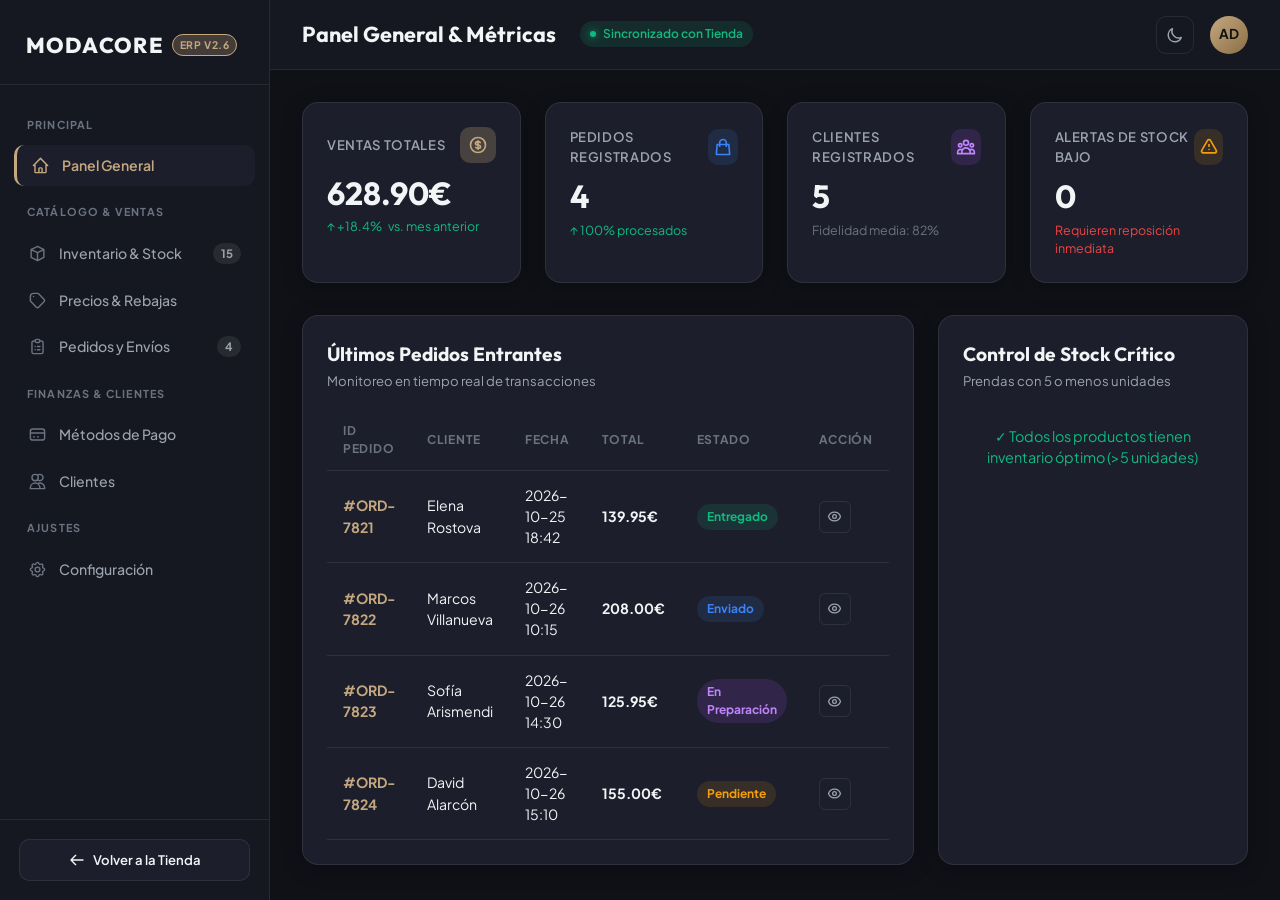
<file: admin.html>
<!DOCTYPE html>
<html lang="es">
<head>
  <meta charset="UTF-8">
  <meta name="viewport" content="width=device-width, initial-scale=1.0">
  <title>MODACORE — ERP Administrador & Gestión de Tienda</title>
  <meta name="description" content="Panel ERP integral para administrar inventario, precios, métodos de pago, pedidos y clientes en ModaCore.">
  
  <!-- Estilos del ERP -->
  <link rel="stylesheet" href="css/admin.css">

  <!-- Favicon SVG moderno -->
  <link rel="icon" type="image/svg+xml" href="data:image/svg+xml,<svg xmlns='http://www.w3.org/2000/svg' viewBox='0 0 100 100'><circle cx='50' cy='50' r='45' fill='%23C5A880'/><text x='50' y='65' font-size='42' font-family='sans-serif' font-weight='bold' text-anchor='middle' fill='%23121212'>M</text></svg>">
</head>
<body>

  <div class="erp-layout">
    <!-- ==========================================
         SIDEBAR DE NAVEGACIÓN ERP
         ========================================== -->
    <aside class="erp-sidebar">
      <div class="sidebar-header">
        <a href="admin.html" class="sidebar-brand">
          <span class="brand-text">MODACORE</span>
          <span class="brand-tag">ERP v2.6</span>
        </a>
      </div>

      <nav class="sidebar-nav">
        <div class="nav-section-title">Principal</div>
        <a href="#dashboard" class="erp-nav-item active" data-tab="dashboard">
          <svg fill="none" viewBox="0 0 24 24" stroke="currentColor">
            <path stroke-linecap="round" stroke-linejoin="round" d="M3 12l2-2m0 0l7-7 7 7M5 10v10a1 1 0 001 1h3m10-11l2 2m-2-2v10a1 1 0 01-1 1h-3m-6 0a1 1 0 001-1v-4a1 1 0 011-1h2a1 1 0 011 1v4a1 1 0 001 1m-6 0h6" />
          </svg>
          <span>Panel General</span>
        </a>

        <div class="nav-section-title">Catálogo & Ventas</div>
        <a href="#inventory" class="erp-nav-item" data-tab="inventory">
          <svg fill="none" viewBox="0 0 24 24" stroke="currentColor">
            <path stroke-linecap="round" stroke-linejoin="round" d="M20 7l-8-4-8 4m16 0l-8 4m8-4v10l-8 4m0-10L4 7m8 4v10M4 7v10l8 4" />
          </svg>
          <span>Inventario & Stock</span>
          <span class="nav-counter" id="sidebarStockCount">15</span>
        </a>

        <a href="#pricing" class="erp-nav-item" data-tab="pricing">
          <svg fill="none" viewBox="0 0 24 24" stroke="currentColor">
            <path stroke-linecap="round" stroke-linejoin="round" d="M7 7h.01M7 3h5c.512 0 1.024.195 1.414.586l7 7a2 2 0 010 2.828l-7 7a2 2 0 01-2.828 0l-7-7A1.994 1.994 0 013 12V7a4 4 0 014-4z" />
          </svg>
          <span>Precios & Rebajas</span>
        </a>

        <a href="#orders" class="erp-nav-item" data-tab="orders">
          <svg fill="none" viewBox="0 0 24 24" stroke="currentColor">
            <path stroke-linecap="round" stroke-linejoin="round" d="M9 5H7a2 2 0 00-2 2v12a2 2 0 002 2h10a2 2 0 002-2V7a2 2 0 00-2-2h-2M9 5a2 2 0 002 2h2a2 2 0 002-2M9 5a2 2 0 012-2h2a2 2 0 012 2m-3 7h3m-3 4h3m-6-4h.01M9 16h.01" />
          </svg>
          <span>Pedidos y Envíos</span>
          <span class="nav-counter" id="sidebarOrdersCount">4</span>
        </a>

        <div class="nav-section-title">Finanzas & Clientes</div>
        <a href="#payments" class="erp-nav-item" data-tab="payments">
          <svg fill="none" viewBox="0 0 24 24" stroke="currentColor">
            <path stroke-linecap="round" stroke-linejoin="round" d="M3 10h18M7 15h1m4 0h1m-7 4h12a3 3 0 003-3V8a3 3 0 00-3-3H6a3 3 0 00-3 3v8a3 3 0 003 3z" />
          </svg>
          <span>Métodos de Pago</span>
        </a>

        <a href="#customers" class="erp-nav-item" data-tab="customers">
          <svg fill="none" viewBox="0 0 24 24" stroke="currentColor">
            <path stroke-linecap="round" stroke-linejoin="round" d="M12 4.354a4 4 0 110 5.292M15 21H3v-1a6 6 0 0112 0v1zm0 0h6v-1a6 6 0 00-9-5.197M13 7a4 4 0 11-8 0 4 4 0 018 0z" />
          </svg>
          <span>Clientes</span>
        </a>

        <div class="nav-section-title">Ajustes</div>
        <a href="#settings" class="erp-nav-item" data-tab="settings">
          <svg fill="none" viewBox="0 0 24 24" stroke="currentColor">
            <path stroke-linecap="round" stroke-linejoin="round" d="M10.325 4.317c.426-1.756 2.924-1.756 3.35 0a1.724 1.724 0 002.573 1.066c1.543-.94 3.31.826 2.37 2.37a1.724 1.724 0 001.065 2.572c1.756.426 1.756 2.924 0 3.35a1.724 1.724 0 00-1.066 2.573c.94 1.543-.826 3.31-2.37 2.37a1.724 1.724 0 00-2.572 1.065c-.426 1.756-2.924 1.756-3.35 0a1.724 1.724 0 00-2.573-1.066c-1.543.94-3.31-.826-2.37-2.37a1.724 1.724 0 00-1.065-2.572c-1.756-.426-1.756-2.924 0-3.35a1.724 1.724 0 001.066-2.573c-.94-1.543.826-3.31 2.37-2.37.996.608 2.296.07 2.572-1.065z" />
            <path stroke-linecap="round" stroke-linejoin="round" d="M15 12a3 3 0 11-6 0 3 3 0 016 0z" />
          </svg>
          <span>Configuración</span>
        </a>
      </nav>

      <div class="sidebar-footer">
        <a href="index.html" class="btn-store-return">
          <svg width="16" height="16" fill="none" viewBox="0 0 24 24" stroke="currentColor">
            <path stroke-linecap="round" stroke-linejoin="round" stroke-width="2" d="M10 19l-7-7m0 0l7-7m-7 7h18" />
          </svg>
          <span>Volver a la Tienda</span>
        </a>
      </div>
    </aside>

    <!-- ==========================================
         ÁREA PRINCIPAL Y CONTENIDO
         ========================================== -->
    <main class="erp-main">
      <!-- Barra Superior (Topbar) -->
      <header class="erp-topbar">
        <div class="topbar-left">
          <h1 class="page-headline" id="pageTitle">Panel General & Métricas</h1>
          <div class="sync-status">
            <span class="sync-dot"></span>
            <span>Sincronizado con Tienda</span>
          </div>
        </div>

        <div class="topbar-right">
          <!-- Selector Tema ERP Claro / Oscuro -->
          <button class="btn-icon-erp" id="erpThemeToggle" title="Cambiar tema">
            <svg width="18" height="18" fill="none" viewBox="0 0 24 24" stroke="currentColor">
              <path stroke-linecap="round" stroke-linejoin="round" stroke-width="2" d="M20.354 15.354A9 9 0 018.646 3.646 9.003 9.003 0 0012 21a9.003 9.003 0 008.354-5.646z" />
            </svg>
          </button>

          <!-- Avatar Administrador -->
          <div class="admin-avatar" title="Administrador Principal">AD</div>
        </div>
      </header>

      <!-- Contenedor de Vistas -->
      <div class="erp-content-viewport">

        <!-- ==========================================
             1. VISTA: DASHBOARD
             ========================================== -->
        <section class="erp-view" id="view-dashboard">
          <!-- Rejilla de KPIs -->
          <div class="kpi-grid">
            <div class="kpi-card">
              <div class="kpi-header">
                <span class="kpi-title">Ventas Totales</span>
                <div class="kpi-icon" style="background: var(--accent-gold-glow); color: var(--accent-gold);">
                  <svg width="20" height="20" fill="none" viewBox="0 0 24 24" stroke="currentColor"><path stroke-linecap="round" stroke-linejoin="round" stroke-width="2" d="M12 8c-1.657 0-3 .895-3 2s1.343 2 3 2 3 .895 3 2-1.343 2-3 2m0-8c1.11 0 2.08.402 2.599 1M12 8V7m0 1v8m0 0v1m0-1c-1.11 0-2.08-.402-2.599-1M21 12a9 9 0 11-18 0 9 9 0 0118 0z"/></svg>
                </div>
              </div>
              <div class="kpi-value" id="kpiTotalSales">0.00€</div>
              <div class="kpi-meta positive">
                <span>↑ +18.4%</span>
                <span>vs. mes anterior</span>
              </div>
            </div>

            <div class="kpi-card">
              <div class="kpi-header">
                <span class="kpi-title">Pedidos Registrados</span>
                <div class="kpi-icon" style="background: var(--accent-blue-bg); color: var(--accent-blue);">
                  <svg width="20" height="20" fill="none" viewBox="0 0 24 24" stroke="currentColor"><path stroke-linecap="round" stroke-linejoin="round" stroke-width="2" d="M16 11V7a4 4 0 00-8 0v4M5 9h14l1 12H4L5 9z"/></svg>
                </div>
              </div>
              <div class="kpi-value" id="kpiTotalOrders">0</div>
              <div class="kpi-meta positive">
                <span>↑ 100% procesados</span>
              </div>
            </div>

            <div class="kpi-card">
              <div class="kpi-header">
                <span class="kpi-title">Clientes Registrados</span>
                <div class="kpi-icon" style="background: rgba(168, 85, 247, 0.15); color: #C084FC;">
                  <svg width="20" height="20" fill="none" viewBox="0 0 24 24" stroke="currentColor"><path stroke-linecap="round" stroke-linejoin="round" stroke-width="2" d="M17 20h5v-2a3 3 0 00-5.356-1.857M17 20H7m10 0v-2c0-.656-.126-1.283-.356-1.857M7 20H2v-2a3 3 0 015.356-1.857M7 20v-2c0-.656.126-1.283.356-1.857m0 0a5.002 5.002 0 019.288 0M15 7a3 3 0 11-6 0 3 3 0 016 0zm6 3a2 2 0 11-4 0 2 2 0 014 0zM7 10a2 2 0 11-4 0 2 2 0 014 0z"/></svg>
                </div>
              </div>
              <div class="kpi-value" id="kpiTotalCustomers">0</div>
              <div class="kpi-meta">
                <span>Fidelidad media: 82%</span>
              </div>
            </div>

            <div class="kpi-card">
              <div class="kpi-header">
                <span class="kpi-title">Alertas de Stock Bajo</span>
                <div class="kpi-icon" style="background: var(--accent-amber-bg); color: var(--accent-amber);">
                  <svg width="20" height="20" fill="none" viewBox="0 0 24 24" stroke="currentColor"><path stroke-linecap="round" stroke-linejoin="round" stroke-width="2" d="M12 9v2m0 4h.01m-6.938 4h13.856c1.54 0 2.502-1.667 1.732-3L13.732 4c-.77-1.333-2.694-1.333-3.464 0L3.34 16c-.77 1.333.192 3 1.732 3z"/></svg>
                </div>
              </div>
              <div class="kpi-value" id="kpiLowStock">0</div>
              <div class="kpi-meta negative">
                <span>Requieren reposición inmediata</span>
              </div>
            </div>
          </div>

          <!-- Tablas de Resumen en Dashboard -->
          <div class="dashboard-split-grid">
            <!-- Pedidos Recientes -->
            <div class="erp-card-container">
              <div class="card-header-flex">
                <div class="card-title-group">
                  <h3>Últimos Pedidos Entrantes</h3>
                  <p>Monitoreo en tiempo real de transacciones</p>
                </div>
              </div>
              <div class="table-responsive">
                <table class="erp-table">
                  <thead>
                    <tr>
                      <th>ID Pedido</th>
                      <th>Cliente</th>
                      <th>Fecha</th>
                      <th>Total</th>
                      <th>Estado</th>
                      <th>Acción</th>
                    </tr>
                  </thead>
                  <tbody id="dashboardRecentOrders">
                    <!-- Dinámico -->
                  </tbody>
                </table>
              </div>
            </div>

            <!-- Reposición de Inventario -->
            <div class="erp-card-container">
              <div class="card-header-flex">
                <div class="card-title-group">
                  <h3>Control de Stock Crítico</h3>
                  <p>Prendas con 5 o menos unidades</p>
                </div>
              </div>
              <div id="dashboardLowStock">
                <!-- Dinámico -->
              </div>
            </div>
          </div>
        </section>

        <!-- ==========================================
             2. VISTA: INVENTARIO & PRODUCTOS
             ========================================== -->
        <section class="erp-view" id="view-inventory" style="display: none;">
          <div class="erp-card-container">
            <div class="card-header-flex">
              <div class="card-title-group">
                <h3>Catálogo General de Productos</h3>
                <p>Edita detalles, ajusta el stock o añade nuevas colecciones para Kids, Mujeres y Hombres</p>
              </div>
              <div class="erp-actions-row">
                <button class="btn-erp-primary" id="openNewProductBtn">
                  <svg width="18" height="18" fill="none" viewBox="0 0 24 24" stroke="currentColor">
                    <path stroke-linecap="round" stroke-linejoin="round" stroke-width="2" d="M12 4v16m8-8H4" />
                  </svg>
                  Nuevo Producto
                </button>
              </div>
            </div>

            <!-- Filtros y Búsqueda -->
            <div style="display: flex; justify-content: space-between; align-items: center; margin-bottom: 1.5rem; flex-wrap: wrap; gap: 1rem;">
              <div style="display: flex; gap: 8px;">
                <button class="btn-erp-primary inv-filter-btn" data-cat="all">Todos</button>
                <button class="btn-erp-secondary inv-filter-btn" data-cat="mujeres">Mujeres</button>
                <button class="btn-erp-secondary inv-filter-btn" data-cat="hombres">Hombres</button>
                <button class="btn-erp-secondary inv-filter-btn" data-cat="kids">Kids</button>
              </div>

              <div class="erp-search-box">
                <svg fill="none" viewBox="0 0 24 24" stroke="currentColor">
                  <path stroke-linecap="round" stroke-linejoin="round" stroke-width="2" d="M21 21l-6-6m2-5a7 7 0 11-14 0 7 7 0 0114 0z" />
                </svg>
                <input type="text" id="inventorySearch" placeholder="Buscar por nombre o SKU...">
              </div>
            </div>

            <!-- Tabla de Inventario -->
            <div class="table-responsive">
              <table class="erp-table">
                <thead>
                  <tr>
                    <th>Producto & SKU</th>
                    <th>Categoría & Tipo</th>
                    <th>Precio</th>
                    <th>Stock Disponible</th>
                    <th>Tallas</th>
                    <th>Etiqueta</th>
                    <th>Acciones</th>
                  </tr>
                </thead>
                <tbody id="inventoryTableBody">
                  <!-- Inyectado dinámicamente -->
                </tbody>
              </table>
            </div>
          </div>
        </section>

        <!-- ==========================================
             3. VISTA: PRECIOS & REBAJAS
             ========================================== -->
        <section class="erp-view" id="view-pricing" style="display: none;">
          <!-- Bloque de Herramientas de Rebajas Masivas -->
          <div class="erp-card-container">
            <div class="card-header-flex">
              <div class="card-title-group">
                <h3>Campañas y Descuentos Masivos</h3>
                <p>Aplica variaciones de precio en lote a toda la tienda con un solo clic</p>
              </div>
              <div class="erp-actions-row">
                <button class="btn-erp-secondary" onclick="applyBulkDiscount(10)">-10% Descuento</button>
                <button class="btn-erp-secondary" onclick="applyBulkDiscount(20)">-20% Rebajas</button>
                <button class="btn-erp-secondary" onclick="applyBulkDiscount(30)">-30% Flash</button>
                <button class="btn-erp-secondary" style="border-color: var(--accent-red);" onclick="resetDiscounts()">Restablecer Precios</button>
              </div>
            </div>
          </div>

          <!-- Tabla de Precios Individuales -->
          <div class="erp-card-container">
            <div class="card-header-flex">
              <div class="card-title-group">
                <h3>Lista de Precios y Ofertas</h3>
                <p>Modifica directamente el precio de venta y el precio tachado de rebaja</p>
              </div>
            </div>
            <div class="table-responsive">
              <table class="erp-table">
                <thead>
                  <tr>
                    <th>Producto</th>
                    <th>Precio Actual</th>
                    <th>Precio Original / Antes</th>
                    <th>% Descuento</th>
                    <th>Acción</th>
                  </tr>
                </thead>
                <tbody id="pricingTableBody">
                  <!-- Dinámico -->
                </tbody>
              </table>
            </div>
          </div>

          <!-- Cupones y Códigos de Descuento -->
          <div class="erp-card-container">
            <div class="card-header-flex">
              <div class="card-title-group">
                <h3>Códigos Promocionales y Cupones</h3>
                <p>Crea cupones para el carrito de compras</p>
              </div>
              <button class="btn-erp-primary" id="openNewCouponBtn">+ Nuevo Cupón</button>
            </div>
            <div class="table-responsive">
              <table class="erp-table">
                <thead>
                  <tr>
                    <th>Código</th>
                    <th>Descuento</th>
                    <th>Usos</th>
                    <th>Estado</th>
                    <th>Acción</th>
                  </tr>
                </thead>
                <tbody id="couponsTableBody">
                  <!-- Dinámico -->
                </tbody>
              </table>
            </div>
          </div>
        </section>

        <!-- ==========================================
             4. VISTA: MÉTODOS DE PAGO
             ========================================== -->
        <section class="erp-view" id="view-payments" style="display: none;">
          <div class="erp-card-container">
            <div class="card-header-flex">
              <div class="card-title-group">
                <h3>Pasarelas y Métodos de Cobro Habilitados</h3>
                <p>Activa o desactiva pasarelas de pago disponibles para los clientes al finalizar compra</p>
              </div>
            </div>

            <div class="payment-methods-grid" id="paymentMethodsGrid">
              <!-- Renderizado dinámicamente -->
            </div>
          </div>
        </section>

        <!-- ==========================================
             5. VISTA: CLIENTES
             ========================================== -->
        <section class="erp-view" id="view-customers" style="display: none;">
          <div class="erp-card-container">
            <div class="card-header-flex">
              <div class="card-title-group">
                <h3>Directorio de Clientes</h3>
                <p>Historial de compradores, gasto acumulado y nivel de fidelidad</p>
              </div>
            </div>

            <div class="table-responsive">
              <table class="erp-table">
                <thead>
                  <tr>
                    <th>Cliente</th>
                    <th>Contacto</th>
                    <th>Ciudad</th>
                    <th>Pedidos</th>
                    <th>Gasto Total</th>
                    <th>Estado</th>
                  </tr>
                </thead>
                <tbody id="customersTableBody">
                  <!-- Dinámico -->
                </tbody>
              </table>
            </div>
          </div>
        </section>

        <!-- ==========================================
             6. VISTA: PEDIDOS Y ENVÍOS
             ========================================== -->
        <section class="erp-view" id="view-orders" style="display: none;">
          <div class="erp-card-container">
            <div class="card-header-flex">
              <div class="card-title-group">
                <h3>Control de Pedidos de la Tienda</h3>
                <p>Cambia el estado de los pedidos en tiempo real para notificar al cliente</p>
              </div>
            </div>

            <div class="table-responsive">
              <table class="erp-table">
                <thead>
                  <tr>
                    <th>ID Pedido</th>
                    <th>Cliente</th>
                    <th>Fecha</th>
                    <th>Prendas</th>
                    <th>Total</th>
                    <th>Estado de Envío</th>
                    <th>Detalle</th>
                  </tr>
                </thead>
                <tbody id="ordersTableBody">
                  <!-- Dinámico -->
                </tbody>
              </table>
            </div>
          </div>
        </section>

        <!-- ==========================================
             7. VISTA: CONFIGURACIÓN GENERAL
             ========================================== -->
        <section class="erp-view" id="view-settings" style="display: none;">
          <div class="erp-card-container" style="max-width: 800px;">
            <div class="card-header-flex">
              <div class="card-title-group">
                <h3>Configuración General del Negocio</h3>
                <p>Ajustes de tienda, umbral de envío gratuito y notificaciones</p>
              </div>
            </div>

            <form id="settingsForm" style="display: flex; flex-direction: column; gap: 1.2rem;">
              <div class="form-grid-2">
                <div class="form-group">
                  <label class="form-label">Nombre de la Tienda</label>
                  <input type="text" class="form-control" id="setStoreName" required>
                </div>
                <div class="form-group">
                  <label class="form-label">Divisa Principal</label>
                  <input type="text" class="form-control" id="setCurrency" value="EUR (€)">
                </div>
              </div>

              <div class="form-grid-2">
                <div class="form-group">
                  <label class="form-label">Tasa de IVA / Impuestos (%)</label>
                  <input type="number" class="form-control" id="setVat" value="21">
                </div>
                <div class="form-group">
                  <label class="form-label">Umbral Envío Gratis (€)</label>
                  <input type="number" step="0.5" class="form-control" id="setFreeShipping" value="90">
                </div>
              </div>

              <div class="form-group">
                <label class="form-label">Correo de Alertas de Pedidos</label>
                <input type="email" class="form-control" id="setEmail" required>
              </div>

              <div style="display: flex; align-items: center; gap: 10px; margin-top: 0.5rem;">
                <label class="switch-label">
                  <input type="checkbox" id="setAlertEmail" checked>
                  <span class="switch-slider"></span>
                </label>
                <span style="font-size: 0.88rem;">Recibir email inmediato por cada nueva venta</span>
              </div>

              <div style="margin-top: 1rem;">
                <button type="submit" class="btn-erp-primary">Guardar Configuración</button>
              </div>
            </form>
          </div>
        </section>

      </div>
    </main>
  </div>

  <!-- ==========================================
       MODAL: AÑADIR / EDITAR PRODUCTO
       ========================================== -->
  <div class="erp-modal-overlay" id="productModal">
    <div class="erp-modal-box">
      <div class="erp-modal-header">
        <h3 class="erp-modal-title" id="productModalTitle">Nuevo Producto</h3>
        <button class="erp-modal-close" id="closeProductModalBtn">✕</button>
      </div>
      <form id="productForm">
        <div class="erp-modal-body">
          <input type="hidden" id="prodId">

          <div class="form-group">
            <label class="form-label">Nombre de la Prenda o Calzado</label>
            <input type="text" class="form-control" id="prodName" placeholder="Ej: Abrigo Trench Minimalista" required>
          </div>

          <div class="form-grid-2">
            <div class="form-group">
              <label class="form-label">Sección / Categoría</label>
              <select class="form-control" id="prodCategory" required>
                <option value="mujeres">Mujeres</option>
                <option value="hombres">Hombres</option>
                <option value="kids">Kids</option>
              </select>
            </div>
            <div class="form-group">
              <label class="form-label">Tipo de Producto</label>
              <select class="form-control" id="prodType" required>
                <option value="ropa">Ropa</option>
                <option value="calzado">Calzado</option>
              </select>
            </div>
          </div>

          <div class="form-grid-2">
            <div class="form-group">
              <label class="form-label">Precio Actual (€)</label>
              <input type="number" step="0.05" class="form-control" id="prodPrice" placeholder="99.95" required>
            </div>
            <div class="form-group">
              <label class="form-label">Precio Original / Antes (€) (Opcional)</label>
              <input type="number" step="0.05" class="form-control" id="prodOriginalPrice" placeholder="129.95">
            </div>
          </div>

          <div class="form-grid-2">
            <div class="form-group">
              <label class="form-label">Unidades en Stock</label>
              <input type="number" class="form-control" id="prodStock" value="15" required>
            </div>
            <div class="form-group">
              <label class="form-label">Insignia / Tag</label>
              <input type="text" class="form-control" id="prodTag" placeholder="Ej: Nuevo, Más Vendido, -20%">
            </div>
          </div>

          <div class="form-group">
            <label class="form-label">URL de Imagen (Unsplash u otra)</label>
            <input type="url" class="form-control" id="prodImage" placeholder="https://images.unsplash.com/..." required>
          </div>

          <div class="form-grid-2">
            <div class="form-group">
              <label class="form-label">Tallas Disponibles (Separadas por coma)</label>
              <input type="text" class="form-control" id="prodSizes" value="XS, S, M, L, XL" required>
            </div>
            <div class="form-group">
              <label class="form-label">Colores Hex (Separados por coma)</label>
              <input type="text" class="form-control" id="prodColors" value="#121212, #E6D7C3, #FFFFFF">
            </div>
          </div>

          <div class="form-group">
            <label class="form-label">Descripción Detallada</label>
            <textarea class="form-control" id="prodDesc" rows="3" placeholder="Detalles de corte, materiales y confección..."></textarea>
          </div>
        </div>
        <div class="erp-modal-footer">
          <button type="button" class="btn-erp-secondary" id="cancelProductBtn">Cancelar</button>
          <button type="submit" class="btn-erp-primary">Guardar Producto</button>
        </div>
      </form>
    </div>
  </div>

  <!-- ==========================================
       MODAL: CONFIRMAR ELIMINACIÓN (SIN CONFIRM NATIVO)
       ========================================== -->
  <div class="erp-modal-overlay" id="confirmDeleteModal">
    <div class="erp-modal-box" style="max-width: 440px; text-align: center;">
      <div style="padding: 2.2rem;">
        <div style="width: 52px; height: 52px; border-radius: 50%; background: var(--accent-red-bg); color: var(--accent-red); display: flex; align-items: center; justify-content: center; margin: 0 auto 1.2rem;">
          <svg width="26" height="26" fill="none" viewBox="0 0 24 24" stroke="currentColor">
            <path stroke-linecap="round" stroke-linejoin="round" stroke-width="2" d="M19 7l-.867 12.142A2 2 0 0116.138 21H7.862a2 2 0 01-1.995-1.858L5 7m5 4v6m4-6v6m1-10V4a1 1 0 00-1-1h-4a1 1 0 00-1 1v3M4 7h16" />
          </svg>
        </div>
        <h3 style="font-family: var(--font-display); font-size: 1.3rem; margin-bottom: 0.6rem;">¿Eliminar este producto?</h3>
        <p style="color: var(--erp-text-muted); font-size: 0.88rem; line-height: 1.5; margin-bottom: 1.6rem;" id="deleteConfirmMessage">
          Esta acción quitará el producto permanentemente del catálogo de la tienda web.
        </p>
        <div style="display: flex; gap: 10px; justify-content: center;">
          <button class="btn-erp-secondary" id="cancelDeleteBtn" style="flex: 1;">Cancelar</button>
          <button class="btn-erp-primary" id="confirmDeleteBtn" style="background: var(--accent-red); color: #FFFFFF; flex: 1;">Sí, Eliminar</button>
        </div>
      </div>
    </div>
  </div>

  <!-- ==========================================
       MODAL: DETALLE DE PEDIDO
       ========================================== -->
  <div class="erp-modal-overlay" id="orderDetailModal">
    <div class="erp-modal-box" style="max-width: 580px;">
      <div class="erp-modal-header">
        <h3 class="erp-modal-title">Desglose del Pedido <span id="odOrderId" style="color: var(--accent-gold);"></span></h3>
        <button class="erp-modal-close" id="closeOrderDetailBtn">✕</button>
      </div>
      <div class="erp-modal-body">
        <div style="display: flex; justify-content: space-between; align-items: center;">
          <span style="font-size: 0.85rem; color: var(--erp-text-muted);" id="odDate"></span>
          <span id="odStatusBadge"></span>
        </div>

        <div style="background: var(--erp-card); padding: 1.2rem; border-radius: var(--radius-md); border: 1px solid var(--erp-border);">
          <div style="font-size: 0.75rem; text-transform: uppercase; color: var(--erp-text-dim); font-weight: 700; margin-bottom: 6px;">Datos del Cliente</div>
          <div style="font-weight: 700;" id="odCustomerName"></div>
          <div style="font-size: 0.85rem; color: var(--erp-text-muted);" id="odCustomerEmail"></div>
          <div style="font-size: 0.85rem; color: var(--erp-text-muted);" id="odCustomerPhone"></div>
          <div style="font-size: 0.85rem; margin-top: 6px; color: var(--erp-text);" id="odAddress"></div>
        </div>

        <div>
          <div style="font-size: 0.75rem; text-transform: uppercase; color: var(--erp-text-dim); font-weight: 700; margin-bottom: 8px;">Prendas Compradas</div>
          <div id="odItemsList">
            <!-- Artículos -->
          </div>
        </div>

        <div style="display: flex; justify-content: space-between; align-items: center; padding-top: 1rem; border-top: 1px solid var(--erp-border);">
          <div>
            <span style="font-size: 0.8rem; color: var(--erp-text-muted);">Método de Pago:</span>
            <div style="font-weight: 600; font-size: 0.88rem;" id="odPayment"></div>
          </div>
          <div style="text-align: right;">
            <span style="font-size: 0.8rem; color: var(--erp-text-muted);">Total Pagado:</span>
            <div style="font-size: 1.4rem; font-weight: 700; color: var(--accent-gold);" id="odTotal"></div>
          </div>
        </div>
      </div>
    </div>
  </div>

  <!-- ==========================================
       MODAL: NUEVO CUPÓN PROMOCIONAL
       ========================================== -->
  <div class="erp-modal-overlay" id="newCouponModal">
    <div class="erp-modal-box" style="max-width: 440px;">
      <div class="erp-modal-header">
        <h3 class="erp-modal-title">Crear Nuevo Cupón</h3>
        <button class="erp-modal-close" id="closeCouponModalBtn">✕</button>
      </div>
      <form id="couponForm">
        <div class="erp-modal-body">
          <div class="form-group">
            <label class="form-label">Código del Cupón</label>
            <input type="text" class="form-control" id="couponCode" placeholder="Ej: OTOÑO15" style="text-transform: uppercase;" required>
          </div>
          <div class="form-group">
            <label class="form-label">Valor de Descuento</label>
            <input type="text" class="form-control" id="couponDiscount" placeholder="Ej: 15% o 10€" required>
          </div>
        </div>
        <div class="erp-modal-footer">
          <button type="button" class="btn-erp-secondary" id="cancelCouponBtn">Cancelar</button>
          <button type="submit" class="btn-erp-primary">Activar Cupón</button>
        </div>
      </form>
    </div>
  </div>

  <!-- Contenedor Toast ERP -->
  <div class="erp-toast-container" id="erpToastContainer"></div>

  <!-- Scripts -->
  <script src="js/products.js"></script>
  <script src="js/db.js"></script>
  <script src="js/admin.js"></script>
</body>
</html>
</file>
<file: css/admin.css>
/* ==========================================================================
   MODACORE ERP ADMINISTRADOR - STYLESHEET
   Estilo: Ultra-Moderno, Minimalista, Sin elementos por defecto del navegador
   ========================================================================== */

@import url('https://fonts.googleapis.com/css2?family=Outfit:wght@400;500;600;700;800&family=Plus+Jakarta+Sans:wght@300;400;500;600;700&display=swap');

:root {
  --font-main: 'Plus Jakarta Sans', -apple-system, BlinkMacSystemFont, sans-serif;
  --font-display: 'Outfit', sans-serif;

  /* Paleta ERP Administrador */
  --erp-bg: #0F1117;
  --erp-sidebar: #161821;
  --erp-card: #1C1F2B;
  --erp-card-hover: #232736;
  --erp-border: rgba(255, 255, 255, 0.08);
  --erp-border-strong: rgba(255, 255, 255, 0.16);
  
  --erp-text: #F3F4F6;
  --erp-text-muted: #9CA3AF;
  --erp-text-dim: #6B7280;

  --accent-gold: #C5A880;
  --accent-gold-glow: rgba(197, 168, 128, 0.25);
  --accent-green: #10B981;
  --accent-green-bg: rgba(16, 185, 129, 0.12);
  --accent-amber: #F59E0B;
  --accent-amber-bg: rgba(245, 158, 11, 0.12);
  --accent-red: #EF4444;
  --accent-red-bg: rgba(239, 68, 68, 0.12);
  --accent-blue: #3B82F6;
  --accent-blue-bg: rgba(59, 130, 246, 0.12);

  --radius-sm: 6px;
  --radius-md: 10px;
  --radius-lg: 16px;
  --radius-full: 9999px;

  --shadow-card: 0 4px 20px rgba(0, 0, 0, 0.25);
  --shadow-pop: 0 12px 36px rgba(0, 0, 0, 0.4);

  --transition: 0.25s cubic-bezier(0.16, 1, 0.3, 1);
}

/* Modo Claro Opcional para ERP */
body.erp-light {
  --erp-bg: #F4F5F7;
  --erp-sidebar: #FFFFFF;
  --erp-card: #FFFFFF;
  --erp-card-hover: #F8F9FA;
  --erp-border: rgba(0, 0, 0, 0.08);
  --erp-border-strong: rgba(0, 0, 0, 0.15);
  --erp-text: #111827;
  --erp-text-muted: #6B7280;
  --erp-text-dim: #9CA3AF;
  --shadow-card: 0 4px 18px rgba(0, 0, 0, 0.05);
}

/* Reset y Eliminación de Aspecto por Defecto */
*, *::before, *::after {
  box-sizing: border-box;
  margin: 0;
  padding: 0;
  -webkit-tap-highlight-color: transparent;
}

::-webkit-scrollbar {
  width: 6px;
  height: 6px;
}
::-webkit-scrollbar-track {
  background: var(--erp-bg);
}
::-webkit-scrollbar-thumb {
  background: var(--erp-border-strong);
  border-radius: var(--radius-full);
}
::-webkit-scrollbar-thumb:hover {
  background: var(--accent-gold);
}
* {
  scrollbar-width: thin;
  scrollbar-color: var(--erp-border-strong) var(--erp-bg);
}

::selection {
  background: var(--accent-gold);
  color: #121212;
}

body {
  font-family: var(--font-main);
  background-color: var(--erp-bg);
  color: var(--erp-text);
  line-height: 1.5;
  overflow-x: hidden;
  height: 100vh;
}

/* Reset de Controles Nativos */
input, select, textarea, button {
  font-family: inherit;
  font-size: inherit;
  color: inherit;
  -webkit-appearance: none;
  -moz-appearance: none;
  appearance: none;
  border: none;
  background: transparent;
  outline: none;
}

:focus-visible {
  outline: 2px solid var(--accent-gold);
  outline-offset: 2px;
}

/* --- Layout del ERP (Sidebar + Main) --- */
.erp-layout {
  display: flex;
  height: 100vh;
  overflow: hidden;
}

/* Sidebar */
.erp-sidebar {
  width: 270px;
  background-color: var(--erp-sidebar);
  border-right: 1px solid var(--erp-border);
  display: flex;
  flex-direction: column;
  flex-shrink: 0;
  user-select: none;
}

.sidebar-header {
  padding: 1.8rem 1.6rem 1.4rem;
  display: flex;
  align-items: center;
  justify-content: space-between;
  border-bottom: 1px solid var(--erp-border);
}

.sidebar-brand {
  display: flex;
  align-items: center;
  gap: 8px;
  text-decoration: none;
  color: var(--erp-text);
}

.brand-text {
  font-family: var(--font-display);
  font-weight: 800;
  font-size: 1.35rem;
  letter-spacing: 0.06em;
}

.brand-tag {
  font-size: 0.65rem;
  font-weight: 700;
  background: var(--accent-gold-glow);
  color: var(--accent-gold);
  padding: 2px 7px;
  border-radius: var(--radius-full);
  letter-spacing: 0.05em;
  text-transform: uppercase;
  border: 1px solid var(--accent-gold);
}

/* Navegación del Menú ERP */
.sidebar-nav {
  flex: 1;
  padding: 1.2rem 0.9rem;
  overflow-y: auto;
  display: flex;
  flex-direction: column;
  gap: 0.35rem;
}

.nav-section-title {
  font-size: 0.68rem;
  text-transform: uppercase;
  letter-spacing: 0.1em;
  color: var(--erp-text-dim);
  font-weight: 700;
  padding: 0.8rem 0.8rem 0.4rem;
}

.erp-nav-item {
  display: flex;
  align-items: center;
  gap: 12px;
  padding: 10px 14px;
  border-radius: var(--radius-md);
  color: var(--erp-text-muted);
  font-size: 0.88rem;
  font-weight: 500;
  cursor: pointer;
  transition: all var(--transition);
  text-decoration: none;
}

.erp-nav-item svg {
  width: 19px;
  height: 19px;
  stroke-width: 1.8;
  color: var(--erp-text-dim);
  transition: color var(--transition);
}

.erp-nav-item:hover {
  background-color: var(--erp-card);
  color: var(--erp-text);
}

.erp-nav-item:hover svg {
  color: var(--accent-gold);
}

.erp-nav-item.active {
  background-color: var(--erp-card);
  color: var(--accent-gold);
  font-weight: 600;
  border-left: 3px solid var(--accent-gold);
}

.erp-nav-item.active svg {
  color: var(--accent-gold);
}

.nav-counter {
  margin-left: auto;
  font-size: 0.72rem;
  font-weight: 700;
  padding: 2px 8px;
  border-radius: var(--radius-full);
  background: var(--erp-border);
  color: var(--erp-text-muted);
}

/* Footer del Sidebar */
.sidebar-footer {
  padding: 1.2rem;
  border-top: 1px solid var(--erp-border);
  display: flex;
  flex-direction: column;
  gap: 0.8rem;
}

.btn-store-return {
  display: flex;
  align-items: center;
  justify-content: center;
  gap: 8px;
  background: var(--erp-card);
  border: 1px solid var(--erp-border);
  color: var(--erp-text);
  padding: 10px;
  border-radius: var(--radius-md);
  font-size: 0.82rem;
  font-weight: 600;
  text-decoration: none;
  transition: all var(--transition);
}

.btn-store-return:hover {
  background: var(--accent-gold);
  color: #121212;
  border-color: var(--accent-gold);
}

/* --- Área Principal de Contenido --- */
.erp-main {
  flex: 1;
  display: flex;
  flex-direction: column;
  overflow: hidden;
  background-color: var(--erp-bg);
}

/* Barra Superior del ERP */
.erp-topbar {
  height: 70px;
  padding: 0 2rem;
  border-bottom: 1px solid var(--erp-border);
  display: flex;
  align-items: center;
  justify-content: space-between;
  background-color: var(--erp-sidebar);
  flex-shrink: 0;
}

.topbar-left {
  display: flex;
  align-items: center;
  gap: 1.5rem;
}

.page-headline {
  font-family: var(--font-display);
  font-size: 1.35rem;
  font-weight: 700;
}

.sync-status {
  display: inline-flex;
  align-items: center;
  gap: 7px;
  font-size: 0.75rem;
  color: var(--accent-green);
  background: var(--accent-green-bg);
  padding: 4px 10px;
  border-radius: var(--radius-full);
  font-weight: 600;
}

.sync-dot {
  width: 6px;
  height: 6px;
  border-radius: 50%;
  background: var(--accent-green);
  box-shadow: 0 0 8px var(--accent-green);
}

.topbar-right {
  display: flex;
  align-items: center;
  gap: 1rem;
}

.erp-search-box {
  display: flex;
  align-items: center;
  position: relative;
}

.erp-search-box input {
  background: var(--erp-bg);
  border: 1px solid var(--erp-border);
  border-radius: var(--radius-full);
  padding: 8px 16px 8px 36px;
  font-size: 0.82rem;
  color: var(--erp-text);
  width: 220px;
  transition: width var(--transition), border-color var(--transition);
}

.erp-search-box input:focus {
  width: 300px;
  border-color: var(--accent-gold);
}

.erp-search-box svg {
  position: absolute;
  left: 12px;
  width: 16px;
  height: 16px;
  color: var(--erp-text-dim);
  pointer-events: none;
}

.btn-icon-erp {
  width: 38px;
  height: 38px;
  border-radius: var(--radius-md);
  border: 1px solid var(--erp-border);
  display: flex;
  align-items: center;
  justify-content: center;
  color: var(--erp-text-muted);
  cursor: pointer;
  transition: all var(--transition);
}

.btn-icon-erp:hover {
  background: var(--erp-card);
  color: var(--erp-text);
  border-color: var(--erp-border-strong);
}

.admin-avatar {
  width: 38px;
  height: 38px;
  border-radius: 50%;
  background: linear-gradient(135deg, var(--accent-gold), #8A6E46);
  color: #121212;
  font-weight: 700;
  font-size: 0.85rem;
  display: flex;
  align-items: center;
  justify-content: center;
  cursor: pointer;
}

/* Contenedor con Scroll de Vistas */
.erp-content-viewport {
  flex: 1;
  overflow-y: auto;
  padding: 2rem;
}

/* --- Componentes de Tarjetas & KPIs --- */
.kpi-grid {
  display: grid;
  grid-template-columns: repeat(4, 1fr);
  gap: 1.5rem;
  margin-bottom: 2rem;
}

.kpi-card {
  background: var(--erp-card);
  border: 1px solid var(--erp-border);
  border-radius: var(--radius-lg);
  padding: 1.5rem;
  box-shadow: var(--shadow-card);
  display: flex;
  flex-direction: column;
  transition: transform var(--transition);
}

.kpi-card:hover {
  transform: translateY(-3px);
  border-color: var(--erp-border-strong);
}

.kpi-header {
  display: flex;
  align-items: center;
  justify-content: space-between;
  margin-bottom: 0.8rem;
}

.kpi-title {
  font-size: 0.82rem;
  font-weight: 600;
  color: var(--erp-text-muted);
  text-transform: uppercase;
  letter-spacing: 0.05em;
}

.kpi-icon {
  width: 36px;
  height: 36px;
  border-radius: var(--radius-md);
  display: flex;
  align-items: center;
  justify-content: center;
}

.kpi-value {
  font-family: var(--font-display);
  font-size: 2rem;
  font-weight: 700;
  line-height: 1.1;
  margin-bottom: 0.4rem;
}

.kpi-meta {
  font-size: 0.78rem;
  color: var(--erp-text-dim);
  display: flex;
  align-items: center;
  gap: 6px;
}

.kpi-meta.positive { color: var(--accent-green); }
.kpi-meta.negative { color: var(--accent-red); }

/* --- Tablas ERP Elegantes --- */
.erp-card-container {
  background: var(--erp-card);
  border: 1px solid var(--erp-border);
  border-radius: var(--radius-lg);
  padding: 1.5rem;
  box-shadow: var(--shadow-card);
  margin-bottom: 2rem;
}

.card-header-flex {
  display: flex;
  align-items: center;
  justify-content: space-between;
  margin-bottom: 1.2rem;
  flex-wrap: wrap;
  gap: 1rem;
}

.card-title-group h3 {
  font-family: var(--font-display);
  font-size: 1.2rem;
  font-weight: 700;
}

.card-title-group p {
  font-size: 0.82rem;
  color: var(--erp-text-muted);
  margin-top: 2px;
}

.erp-actions-row {
  display: flex;
  align-items: center;
  gap: 0.8rem;
}

.btn-erp-primary {
  display: inline-flex;
  align-items: center;
  gap: 8px;
  background: var(--accent-gold);
  color: #121212;
  padding: 9px 18px;
  border-radius: var(--radius-md);
  font-size: 0.85rem;
  font-weight: 700;
  cursor: pointer;
  transition: all var(--transition);
}

.btn-erp-primary:hover {
  background: #D9BE9B;
  transform: translateY(-1px);
}

.btn-erp-secondary {
  display: inline-flex;
  align-items: center;
  gap: 6px;
  background: var(--erp-sidebar);
  border: 1px solid var(--erp-border);
  color: var(--erp-text);
  padding: 9px 16px;
  border-radius: var(--radius-md);
  font-size: 0.82rem;
  font-weight: 600;
  cursor: pointer;
  transition: all var(--transition);
}

.btn-erp-secondary:hover {
  border-color: var(--erp-border-strong);
  background: var(--erp-card-hover);
}

/* Tabla Estilizada */
.table-responsive {
  width: 100%;
  overflow-x: auto;
}

.erp-table {
  width: 100%;
  border-collapse: collapse;
  text-align: left;
  font-size: 0.88rem;
}

.erp-table th {
  padding: 12px 16px;
  font-size: 0.75rem;
  text-transform: uppercase;
  letter-spacing: 0.06em;
  color: var(--erp-text-dim);
  font-weight: 700;
  border-bottom: 1px solid var(--erp-border);
}

.erp-table td {
  padding: 14px 16px;
  border-bottom: 1px solid var(--erp-border);
  color: var(--erp-text);
  vertical-align: middle;
}

.erp-table tr:hover td {
  background-color: var(--erp-card-hover);
}

.table-prod-cell {
  display: flex;
  align-items: center;
  gap: 12px;
}

.table-prod-img {
  width: 44px;
  height: 52px;
  border-radius: var(--radius-sm);
  object-fit: cover;
  background: var(--erp-sidebar);
}

.table-prod-name {
  font-weight: 600;
  color: var(--erp-text);
  margin-bottom: 2px;
}

.table-prod-sku {
  font-size: 0.72rem;
  color: var(--erp-text-dim);
}

/* Badges de Estado */
.status-pill {
  display: inline-flex;
  align-items: center;
  gap: 5px;
  padding: 4px 10px;
  border-radius: var(--radius-full);
  font-size: 0.75rem;
  font-weight: 700;
}

.status-in-stock { background: var(--accent-green-bg); color: var(--accent-green); }
.status-low-stock { background: var(--accent-amber-bg); color: var(--accent-amber); }
.status-out-stock { background: var(--accent-red-bg); color: var(--accent-red); }

.status-badge-delivered { background: var(--accent-green-bg); color: var(--accent-green); }
.status-badge-shipped { background: var(--accent-blue-bg); color: var(--accent-blue); }
.status-badge-pending { background: var(--accent-amber-bg); color: var(--accent-amber); }
.status-badge-preparing { background: rgba(168, 85, 247, 0.15); color: #C084FC; }

/* Selector de Estado en Pedidos */
.order-status-select {
  padding: 5px 12px;
  border-radius: var(--radius-sm);
  background-color: var(--erp-sidebar);
  border: 1px solid var(--erp-border);
  color: var(--erp-text);
  font-size: 0.8rem;
  font-weight: 600;
  cursor: pointer;
  transition: border-color var(--transition);
}

.order-status-select:focus {
  border-color: var(--accent-gold);
}

/* Acciones en Tabla */
.action-buttons-cell {
  display: flex;
  align-items: center;
  gap: 6px;
}

.table-btn {
  width: 32px;
  height: 32px;
  border-radius: var(--radius-sm);
  display: flex;
  align-items: center;
  justify-content: center;
  color: var(--erp-text-muted);
  border: 1px solid var(--erp-border);
  transition: all var(--transition);
  cursor: pointer;
}

.table-btn:hover {
  background: var(--erp-card);
  color: var(--erp-text);
  border-color: var(--erp-border-strong);
}

.table-btn.delete-btn:hover {
  background: var(--accent-red-bg);
  color: var(--accent-red);
  border-color: var(--accent-red);
}

/* --- Switches Modernos para Métodos de Pago --- */
.switch-label {
  position: relative;
  display: inline-block;
  width: 44px;
  height: 24px;
  cursor: pointer;
}

.switch-label input {
  opacity: 0;
  width: 0;
  height: 0;
}

.switch-slider {
  position: absolute;
  cursor: pointer;
  top: 0;
  left: 0;
  right: 0;
  bottom: 0;
  background-color: var(--erp-border);
  transition: var(--transition);
  border-radius: var(--radius-full);
}

.switch-slider:before {
  position: absolute;
  content: "";
  height: 18px;
  width: 18px;
  left: 3px;
  bottom: 3px;
  background-color: #FFFFFF;
  transition: var(--transition);
  border-radius: 50%;
}

.switch-label input:checked + .switch-slider {
  background-color: var(--accent-green);
}

.switch-label input:checked + .switch-slider:before {
  transform: translateX(20px);
}

/* Grilla de Métodos de Pago */
.payment-methods-grid {
  display: grid;
  grid-template-columns: repeat(2, 1fr);
  gap: 1.5rem;
}

.payment-method-card {
  background: var(--erp-sidebar);
  border: 1px solid var(--erp-border);
  border-radius: var(--radius-md);
  padding: 1.4rem;
  display: flex;
  flex-direction: column;
  justify-content: space-between;
  gap: 1rem;
  transition: border-color var(--transition);
}

.payment-method-card:hover {
  border-color: var(--erp-border-strong);
}

.pm-header {
  display: flex;
  align-items: flex-start;
  justify-content: space-between;
}

.pm-info h4 {
  font-size: 1rem;
  font-weight: 700;
  display: flex;
  align-items: center;
  gap: 8px;
}

.pm-info p {
  font-size: 0.82rem;
  color: var(--erp-text-muted);
  margin-top: 4px;
}

/* --- Modales del ERP (Sin alertas nativas) --- */
.erp-modal-overlay {
  position: fixed;
  inset: 0;
  background: rgba(0, 0, 0, 0.75);
  backdrop-filter: blur(8px);
  -webkit-backdrop-filter: blur(8px);
  z-index: 1000;
  display: flex;
  align-items: center;
  justify-content: center;
  opacity: 0;
  visibility: hidden;
  transition: all var(--transition);
  padding: 1.5rem;
}

.erp-modal-overlay.open {
  opacity: 1;
  visibility: visible;
}

.erp-modal-box {
  background: var(--erp-sidebar);
  border: 1px solid var(--erp-border-strong);
  border-radius: var(--radius-lg);
  width: 100%;
  max-width: 650px;
  box-shadow: var(--shadow-pop);
  max-height: 90vh;
  display: flex;
  flex-direction: column;
  overflow: hidden;
  transform: scale(0.95);
  transition: transform var(--transition);
}

.erp-modal-overlay.open .erp-modal-box {
  transform: scale(1);
}

.erp-modal-header {
  padding: 1.4rem 1.8rem;
  border-bottom: 1px solid var(--erp-border);
  display: flex;
  align-items: center;
  justify-content: space-between;
}

.erp-modal-title {
  font-family: var(--font-display);
  font-size: 1.25rem;
  font-weight: 700;
}

.erp-modal-close {
  width: 32px;
  height: 32px;
  border-radius: 50%;
  display: flex;
  align-items: center;
  justify-content: center;
  color: var(--erp-text-muted);
  cursor: pointer;
  transition: transform var(--transition);
}

.erp-modal-close:hover {
  transform: rotate(90deg);
  color: var(--erp-text);
}

.erp-modal-body {
  padding: 1.8rem;
  overflow-y: auto;
  display: flex;
  flex-direction: column;
  gap: 1.2rem;
}

.form-grid-2 {
  display: grid;
  grid-template-columns: 1fr 1fr;
  gap: 1rem;
}

.form-group {
  display: flex;
  flex-direction: column;
  gap: 6px;
}

.form-label {
  font-size: 0.8rem;
  font-weight: 600;
  color: var(--erp-text-muted);
  text-transform: uppercase;
  letter-spacing: 0.04em;
}

.form-control {
  background: var(--erp-bg);
  border: 1px solid var(--erp-border);
  border-radius: var(--radius-sm);
  padding: 10px 14px;
  color: var(--erp-text);
  font-size: 0.88rem;
  transition: border-color var(--transition);
}

.form-control:focus {
  border-color: var(--accent-gold);
}

.erp-modal-footer {
  padding: 1.2rem 1.8rem;
  border-top: 1px solid var(--erp-border);
  display: flex;
  justify-content: flex-end;
  gap: 10px;
}

/* Toast ERP */
.erp-toast-container {
  position: fixed;
  bottom: 24px;
  right: 24px;
  z-index: 2000;
  display: flex;
  flex-direction: column;
  gap: 8px;
  pointer-events: none;
}

.erp-toast {
  pointer-events: auto;
  display: flex;
  align-items: center;
  gap: 10px;
  background: #1C1F2B;
  border: 1px solid var(--accent-gold);
  color: #FFFFFF;
  padding: 12px 18px;
  border-radius: var(--radius-md);
  box-shadow: var(--shadow-pop);
  font-size: 0.88rem;
  font-weight: 500;
  transform: translateY(20px);
  opacity: 0;
  transition: all var(--transition);
}

.erp-toast.show {
  transform: translateY(0);
  opacity: 1;
}

.dashboard-split-grid {
  display: grid;
  grid-template-columns: 2fr 1.2fr;
  gap: 1.5rem;
}

/* Responsive */
@media (max-width: 1024px) {
  .kpi-grid {
    grid-template-columns: repeat(2, 1fr);
  }
  .dashboard-split-grid {
    grid-template-columns: 1fr;
  }
  .payment-methods-grid {
    grid-template-columns: 1fr;
  }
}

@media (max-width: 768px) {
  .erp-sidebar {
    width: 64px;
  }
  .brand-text, .brand-tag, .nav-section-title, .erp-nav-item span, .nav-counter, .btn-store-return span {
    display: none;
  }
  .sidebar-header {
    padding: 1.2rem 0.8rem;
    justify-content: center;
  }
  .sidebar-nav {
    padding: 0.8rem 0.4rem;
  }
  .erp-nav-item {
    justify-content: center;
    padding: 10px 0;
  }
  .btn-store-return {
    justify-content: center;
    padding: 10px 0;
  }
  .erp-content-viewport {
    padding: 1.2rem 1rem;
  }
  .kpi-grid {
    grid-template-columns: 1fr;
  }
  .form-grid-2 {
    grid-template-columns: 1fr;
  }
  .erp-topbar {
    padding: 0 1rem;
    height: 60px;
  }
  .page-headline {
    font-size: 1.1rem;
  }
  .sync-status span:last-child {
    display: none;
  }
  .erp-search-box input {
    width: 120px;
  }
  .erp-card-container {
    padding: 1.2rem 1rem;
  }
}
</file>
